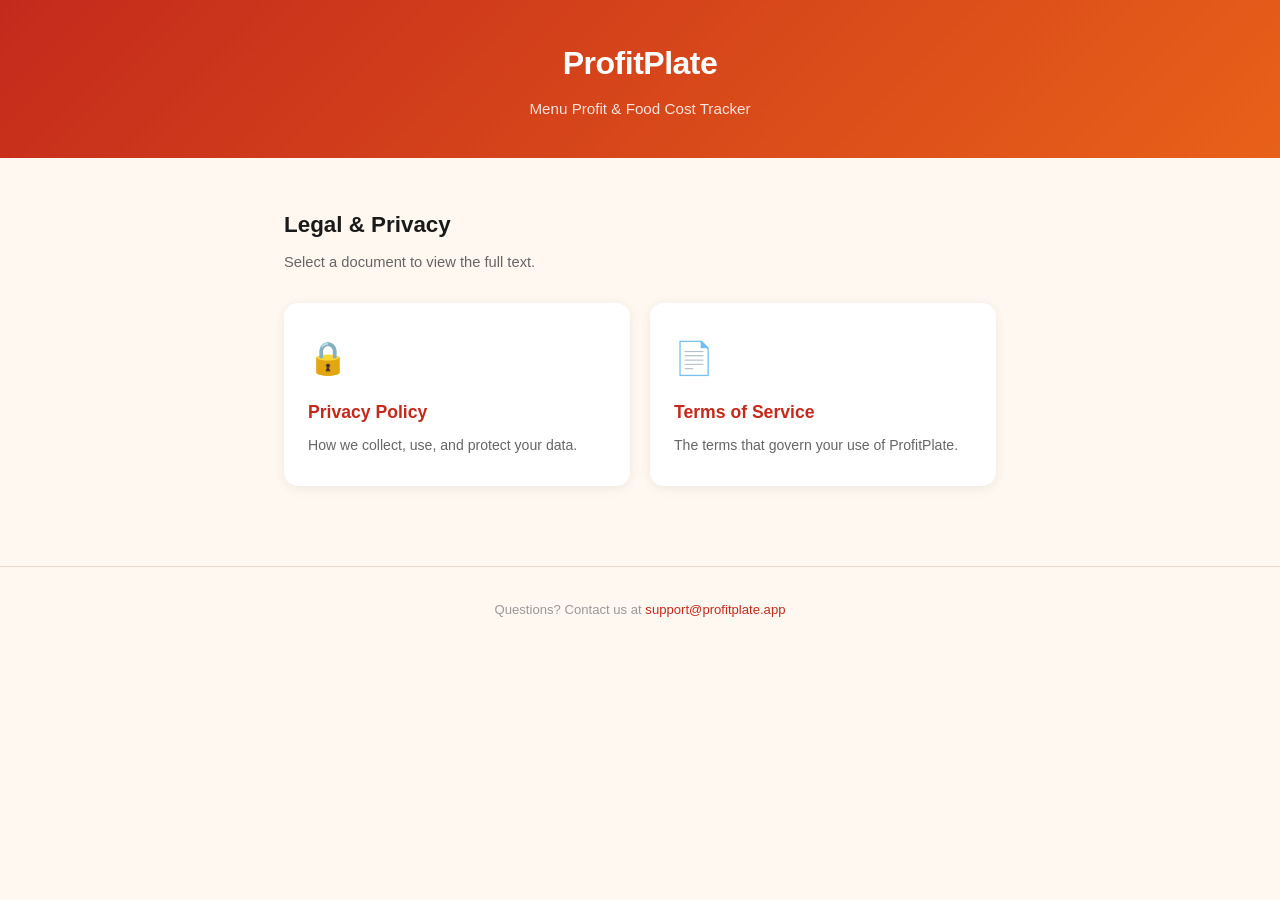
<file: index.html>
<!DOCTYPE html>
<html lang="en">
<head>
  <meta charset="UTF-8" />
  <meta name="viewport" content="width=device-width, initial-scale=1.0" />
  <title>ProfitPlate — Legal</title>
  <link rel="stylesheet" href="style.css" />
</head>
<body>

  <header>
    <div class="app-name">ProfitPlate</div>
    <div class="tagline">Menu Profit &amp; Food Cost Tracker</div>
  </header>

  <div class="container">
    <p class="index-heading">Legal &amp; Privacy</p>
    <p class="index-subheading">Select a document to view the full text.</p>

    <div class="card-grid">
      <a class="card" href="privacy.html">
        <div class="card-icon">🔒</div>
        <h2>Privacy Policy</h2>
        <p>How we collect, use, and protect your data.</p>
      </a>
      <a class="card" href="terms.html">
        <div class="card-icon">📄</div>
        <h2>Terms of Service</h2>
        <p>The terms that govern your use of ProfitPlate.</p>
      </a>
    </div>
  </div>

  <footer>
    Questions? Contact us at <a href="mailto:support@profitplate.app">support@profitplate.app</a>
  </footer>

</body>
</html>
</file>
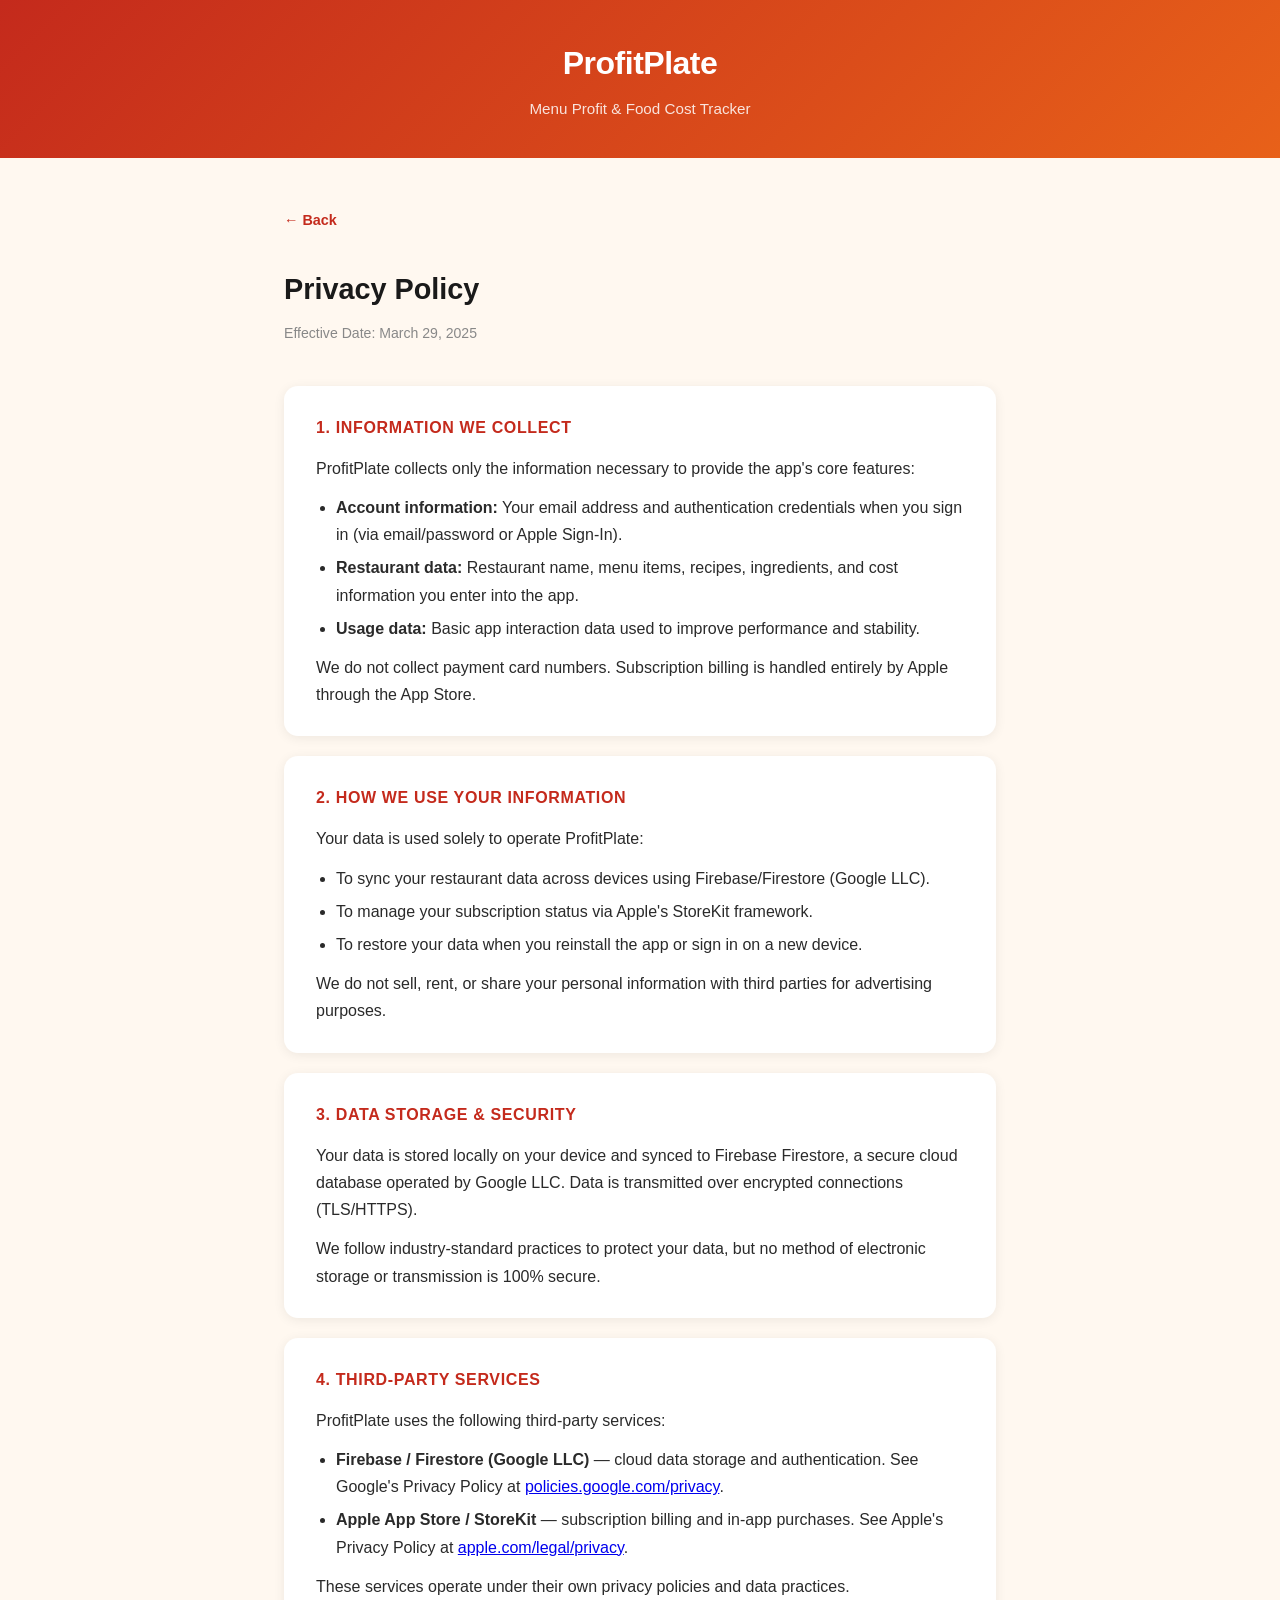
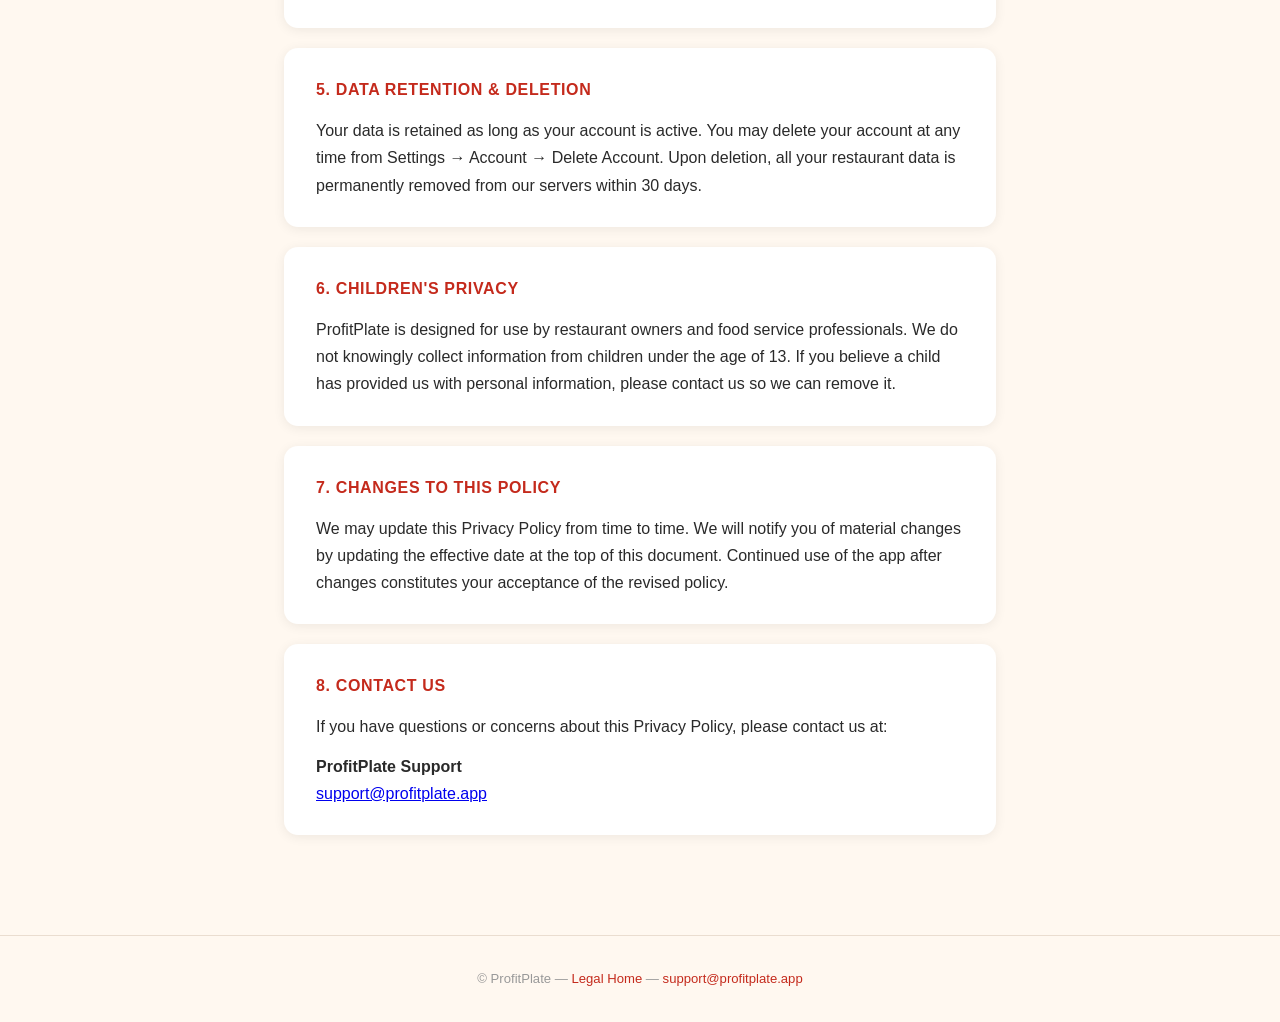
<file: privacy.html>
<!DOCTYPE html>
<html lang="en">
<head>
  <meta charset="UTF-8" />
  <meta name="viewport" content="width=device-width, initial-scale=1.0" />
  <title>Privacy Policy — ProfitPlate</title>
  <link rel="stylesheet" href="style.css" />
</head>
<body>

  <header>
    <a href="index.html"><div class="app-name">ProfitPlate</div></a>
    <div class="tagline">Menu Profit &amp; Food Cost Tracker</div>
  </header>

  <div class="container">
    <a class="back-link" href="index.html">&#8592; Back</a>

    <div class="page-intro">
      <h1>Privacy Policy</h1>
      <p class="effective-date">Effective Date: March 29, 2025</p>
    </div>

    <div class="legal-section">
      <h2>1. Information We Collect</h2>
      <p>ProfitPlate collects only the information necessary to provide the app's core features:</p>
      <ul>
        <li><strong>Account information:</strong> Your email address and authentication credentials when you sign in (via email/password or Apple Sign-In).</li>
        <li><strong>Restaurant data:</strong> Restaurant name, menu items, recipes, ingredients, and cost information you enter into the app.</li>
        <li><strong>Usage data:</strong> Basic app interaction data used to improve performance and stability.</li>
      </ul>
      <p>We do not collect payment card numbers. Subscription billing is handled entirely by Apple through the App Store.</p>
    </div>

    <div class="legal-section">
      <h2>2. How We Use Your Information</h2>
      <p>Your data is used solely to operate ProfitPlate:</p>
      <ul>
        <li>To sync your restaurant data across devices using Firebase/Firestore (Google LLC).</li>
        <li>To manage your subscription status via Apple's StoreKit framework.</li>
        <li>To restore your data when you reinstall the app or sign in on a new device.</li>
      </ul>
      <p>We do not sell, rent, or share your personal information with third parties for advertising purposes.</p>
    </div>

    <div class="legal-section">
      <h2>3. Data Storage &amp; Security</h2>
      <p>Your data is stored locally on your device and synced to Firebase Firestore, a secure cloud database operated by Google LLC. Data is transmitted over encrypted connections (TLS/HTTPS).</p>
      <p>We follow industry-standard practices to protect your data, but no method of electronic storage or transmission is 100% secure.</p>
    </div>

    <div class="legal-section">
      <h2>4. Third-Party Services</h2>
      <p>ProfitPlate uses the following third-party services:</p>
      <ul>
        <li><strong>Firebase / Firestore (Google LLC)</strong> — cloud data storage and authentication. See Google's Privacy Policy at <a href="https://policies.google.com/privacy" target="_blank" rel="noopener">policies.google.com/privacy</a>.</li>
        <li><strong>Apple App Store / StoreKit</strong> — subscription billing and in-app purchases. See Apple's Privacy Policy at <a href="https://apple.com/legal/privacy" target="_blank" rel="noopener">apple.com/legal/privacy</a>.</li>
      </ul>
      <p>These services operate under their own privacy policies and data practices.</p>
    </div>

    <div class="legal-section">
      <h2>5. Data Retention &amp; Deletion</h2>
      <p>Your data is retained as long as your account is active. You may delete your account at any time from Settings &rarr; Account &rarr; Delete Account. Upon deletion, all your restaurant data is permanently removed from our servers within 30 days.</p>
    </div>

    <div class="legal-section">
      <h2>6. Children's Privacy</h2>
      <p>ProfitPlate is designed for use by restaurant owners and food service professionals. We do not knowingly collect information from children under the age of 13. If you believe a child has provided us with personal information, please contact us so we can remove it.</p>
    </div>

    <div class="legal-section">
      <h2>7. Changes to This Policy</h2>
      <p>We may update this Privacy Policy from time to time. We will notify you of material changes by updating the effective date at the top of this document. Continued use of the app after changes constitutes your acceptance of the revised policy.</p>
    </div>

    <div class="legal-section">
      <h2>8. Contact Us</h2>
      <p>If you have questions or concerns about this Privacy Policy, please contact us at:</p>
      <p><strong>ProfitPlate Support</strong><br />
      <a href="mailto:support@profitplate.app">support@profitplate.app</a></p>
    </div>
  </div>

  <footer>
    &copy; ProfitPlate &mdash; <a href="index.html">Legal Home</a> &mdash; <a href="mailto:support@profitplate.app">support@profitplate.app</a>
  </footer>

</body>
</html>
</file>
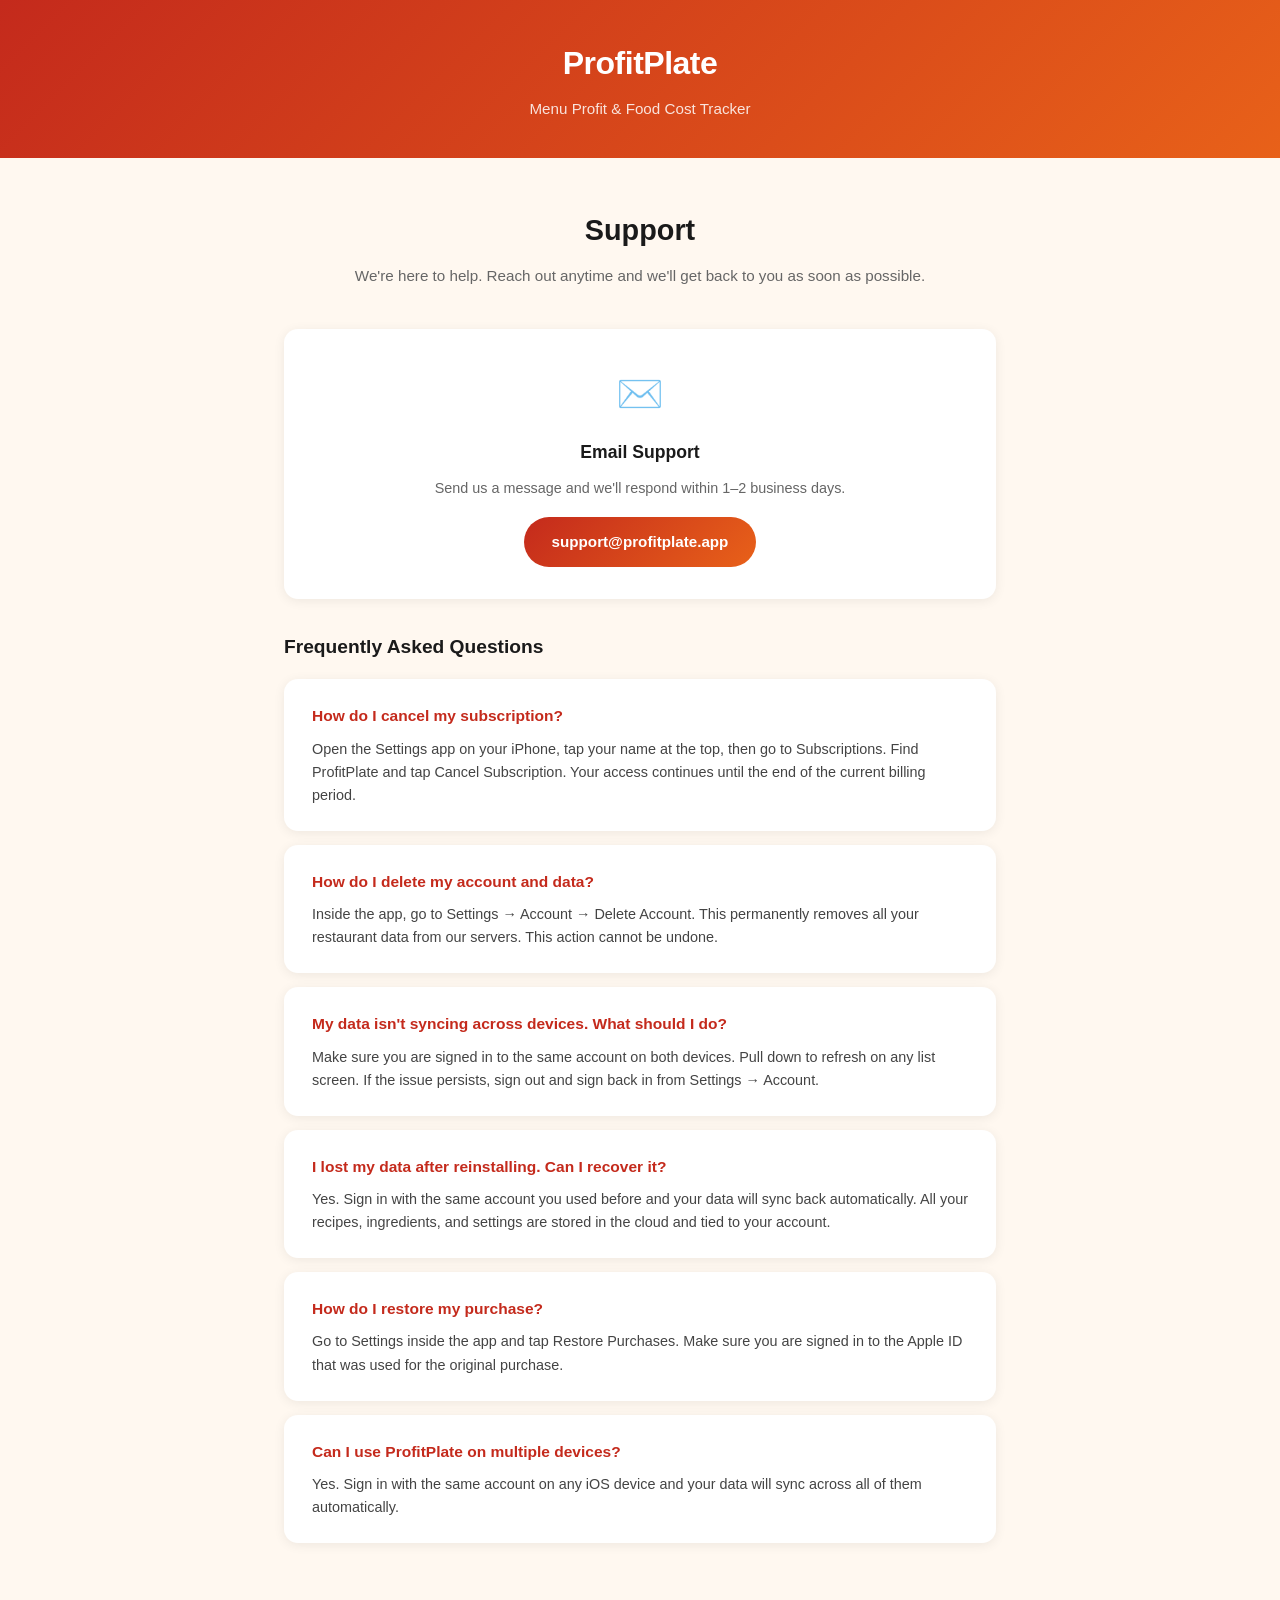
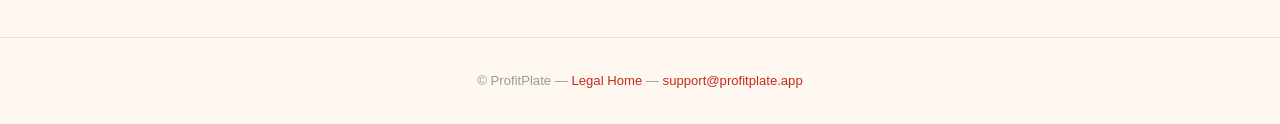
<file: support.html>
<!DOCTYPE html>
<html lang="en">
<head>
  <meta charset="UTF-8" />
  <meta name="viewport" content="width=device-width, initial-scale=1.0" />
  <title>Support — ProfitPlate</title>
  <link rel="stylesheet" href="style.css" />
  <style>
    .support-hero {
      text-align: center;
      margin-bottom: 40px;
    }
    .support-hero h1 {
      font-size: 1.8rem;
      font-weight: 800;
      margin-bottom: 8px;
    }
    .support-hero p {
      color: #666;
      font-size: 0.95rem;
    }
    .contact-card {
      background: #ffffff;
      border-radius: 14px;
      padding: 32px;
      box-shadow: 0 2px 12px rgba(0,0,0,0.07);
      text-align: center;
      margin-bottom: 32px;
    }
    .contact-card .icon {
      font-size: 2.4rem;
      margin-bottom: 12px;
    }
    .contact-card h2 {
      font-size: 1.1rem;
      font-weight: 700;
      color: #1A1A1A;
      margin-bottom: 8px;
    }
    .contact-card p {
      color: #666;
      font-size: 0.9rem;
      margin-bottom: 16px;
    }
    .email-btn {
      display: inline-block;
      background: linear-gradient(135deg, #C42A1C 0%, #E86119 100%);
      color: #ffffff;
      text-decoration: none;
      font-weight: 700;
      font-size: 0.95rem;
      padding: 12px 28px;
      border-radius: 50px;
    }
    .email-btn:hover {
      opacity: 0.9;
    }
    .faq-heading {
      font-size: 1.2rem;
      font-weight: 800;
      color: #1A1A1A;
      margin-bottom: 16px;
    }
    .faq-item {
      background: #ffffff;
      border-radius: 14px;
      padding: 24px 28px;
      box-shadow: 0 2px 12px rgba(0,0,0,0.07);
      margin-bottom: 14px;
    }
    .faq-item h3 {
      font-size: 0.97rem;
      font-weight: 700;
      color: #C42A1C;
      margin-bottom: 8px;
    }
    .faq-item p {
      font-size: 0.9rem;
      color: #444;
      line-height: 1.6;
    }
  </style>
</head>
<body>

  <header>
    <a href="index.html"><div class="app-name">ProfitPlate</div></a>
    <div class="tagline">Menu Profit &amp; Food Cost Tracker</div>
  </header>

  <div class="container">

    <div class="support-hero">
      <h1>Support</h1>
      <p>We're here to help. Reach out anytime and we'll get back to you as soon as possible.</p>
    </div>

    <div class="contact-card">
      <div class="icon">✉️</div>
      <h2>Email Support</h2>
      <p>Send us a message and we'll respond within 1–2 business days.</p>
      <a class="email-btn" href="mailto:support@profitplate.app">support@profitplate.app</a>
    </div>

    <p class="faq-heading">Frequently Asked Questions</p>

    <div class="faq-item">
      <h3>How do I cancel my subscription?</h3>
      <p>Open the Settings app on your iPhone, tap your name at the top, then go to Subscriptions. Find ProfitPlate and tap Cancel Subscription. Your access continues until the end of the current billing period.</p>
    </div>

    <div class="faq-item">
      <h3>How do I delete my account and data?</h3>
      <p>Inside the app, go to Settings &rarr; Account &rarr; Delete Account. This permanently removes all your restaurant data from our servers. This action cannot be undone.</p>
    </div>

    <div class="faq-item">
      <h3>My data isn't syncing across devices. What should I do?</h3>
      <p>Make sure you are signed in to the same account on both devices. Pull down to refresh on any list screen. If the issue persists, sign out and sign back in from Settings &rarr; Account.</p>
    </div>

    <div class="faq-item">
      <h3>I lost my data after reinstalling. Can I recover it?</h3>
      <p>Yes. Sign in with the same account you used before and your data will sync back automatically. All your recipes, ingredients, and settings are stored in the cloud and tied to your account.</p>
    </div>

    <div class="faq-item">
      <h3>How do I restore my purchase?</h3>
      <p>Go to Settings inside the app and tap Restore Purchases. Make sure you are signed in to the Apple ID that was used for the original purchase.</p>
    </div>

    <div class="faq-item">
      <h3>Can I use ProfitPlate on multiple devices?</h3>
      <p>Yes. Sign in with the same account on any iOS device and your data will sync across all of them automatically.</p>
    </div>

  </div>

  <footer>
    &copy; ProfitPlate &mdash; <a href="index.html">Legal Home</a> &mdash; <a href="mailto:support@profitplate.app">support@profitplate.app</a>
  </footer>

</body>
</html>
</file>
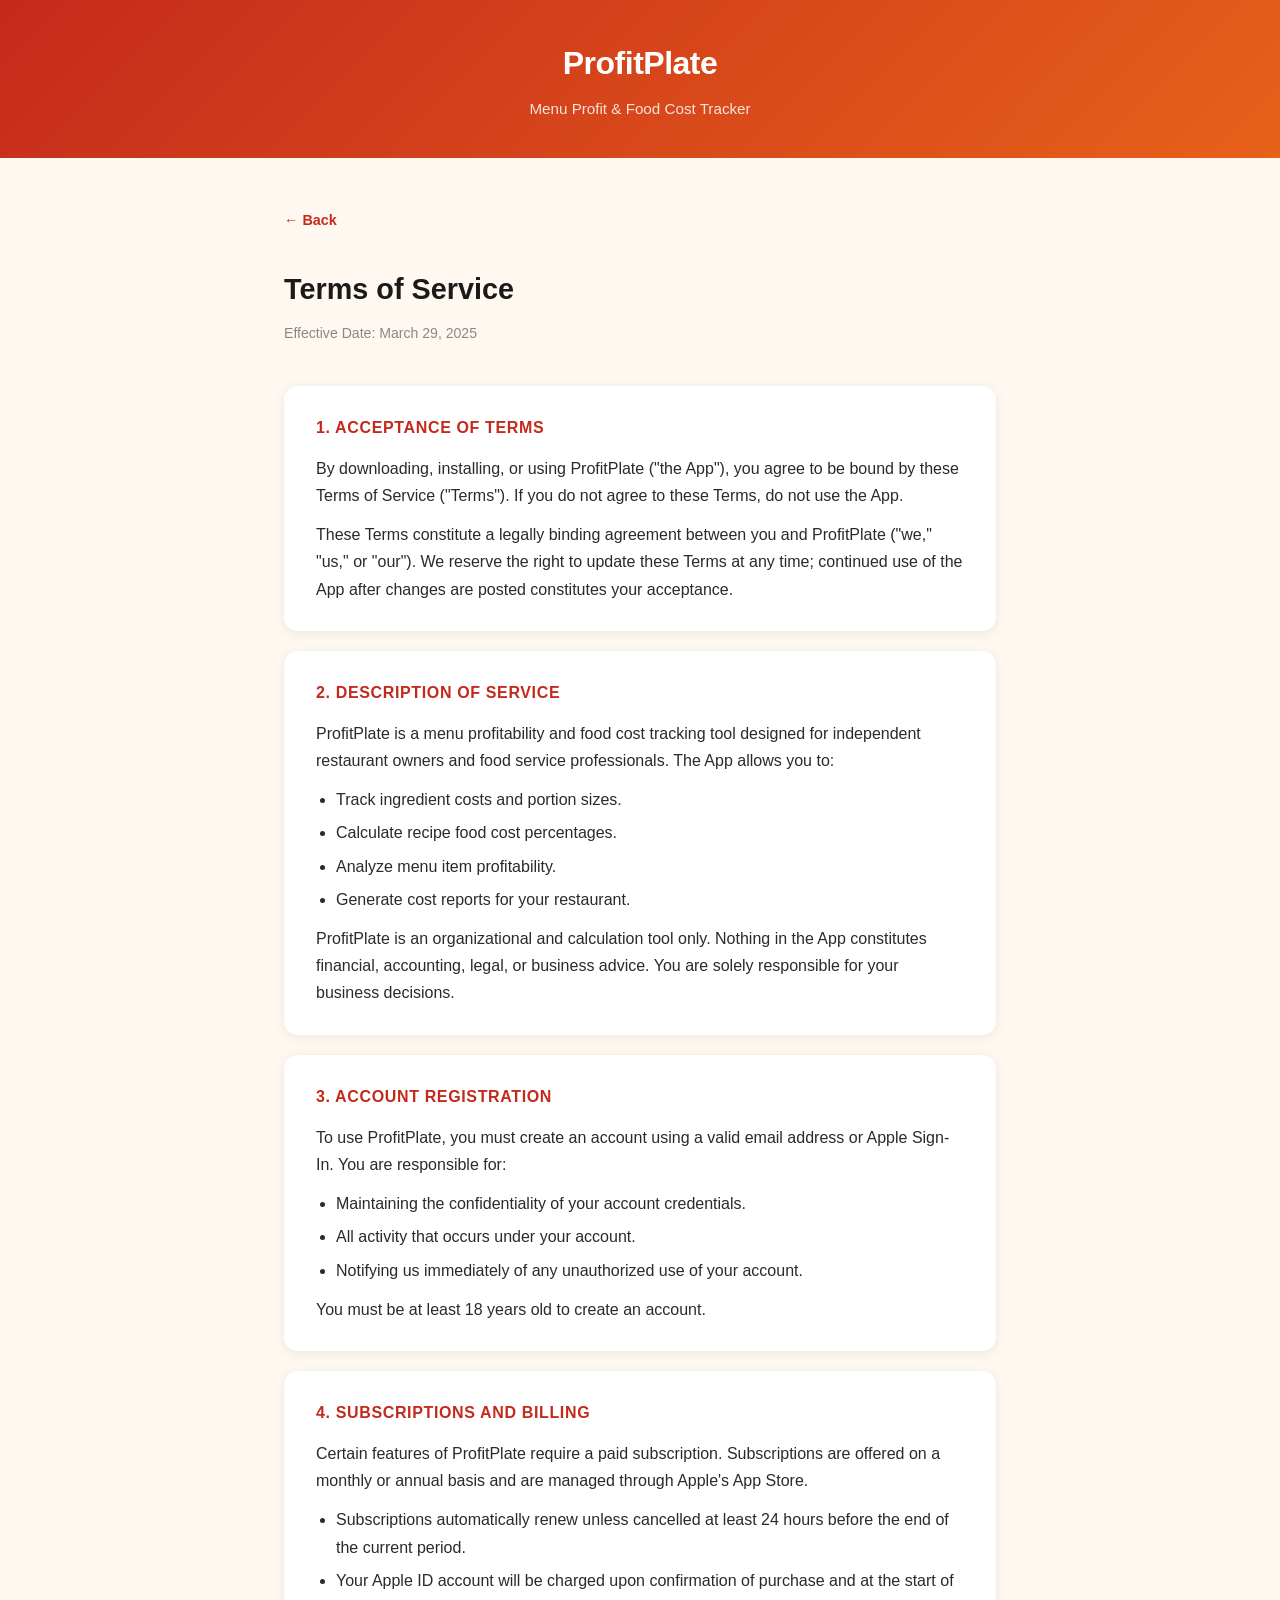
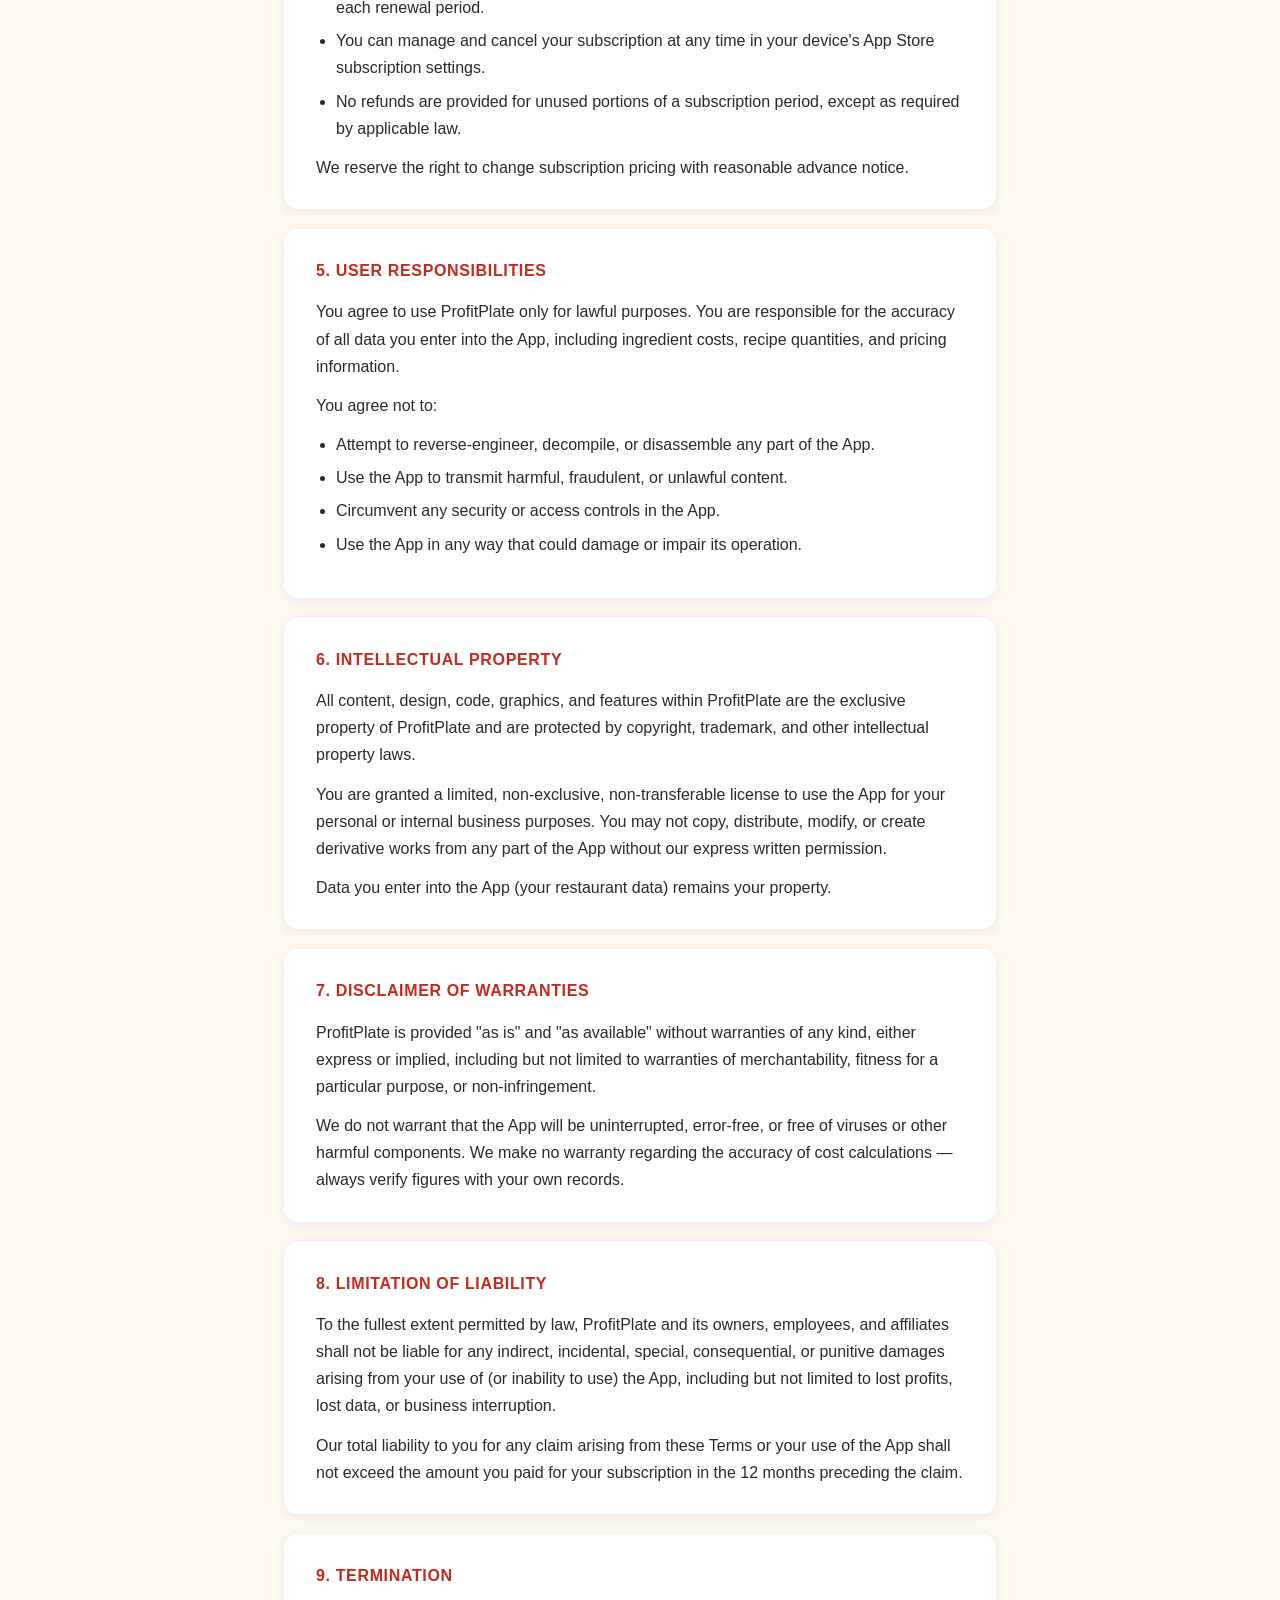
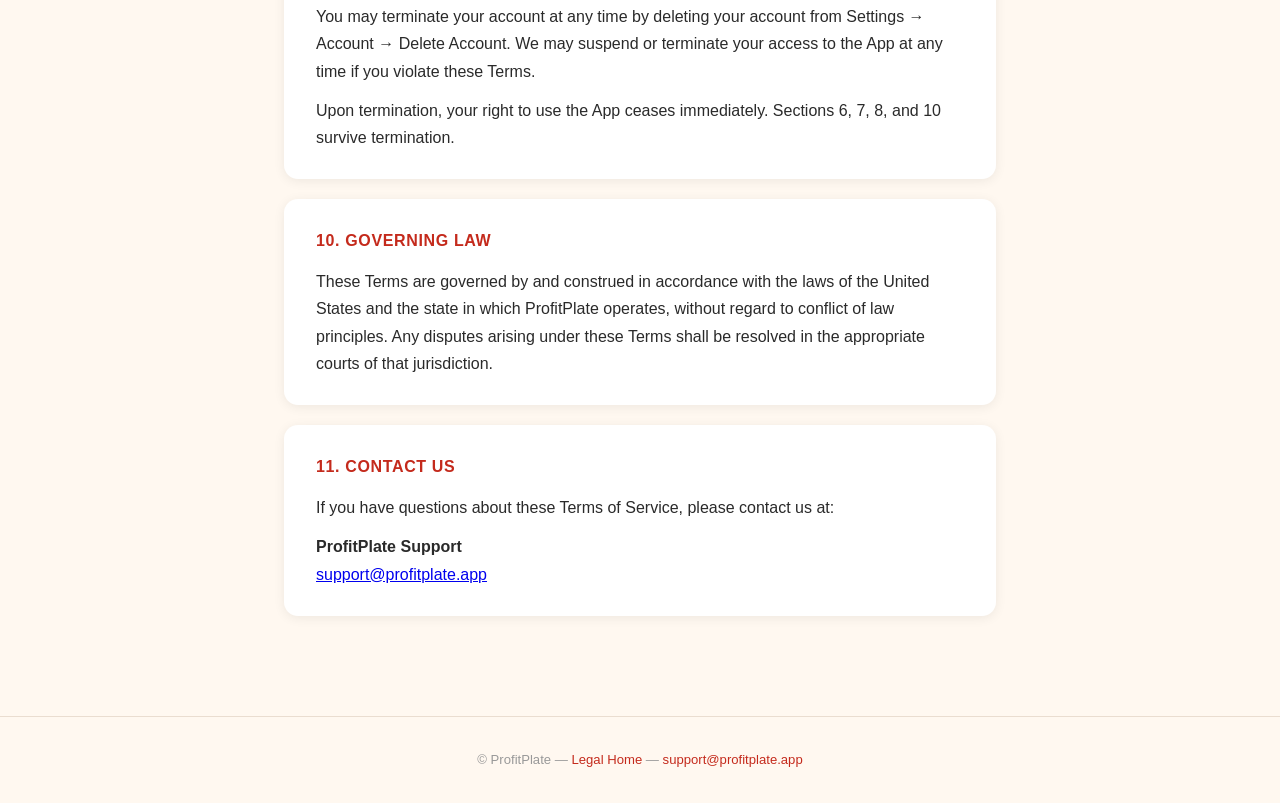
<file: terms.html>
<!DOCTYPE html>
<html lang="en">
<head>
  <meta charset="UTF-8" />
  <meta name="viewport" content="width=device-width, initial-scale=1.0" />
  <title>Terms of Service — ProfitPlate</title>
  <link rel="stylesheet" href="style.css" />
</head>
<body>

  <header>
    <a href="index.html"><div class="app-name">ProfitPlate</div></a>
    <div class="tagline">Menu Profit &amp; Food Cost Tracker</div>
  </header>

  <div class="container">
    <a class="back-link" href="index.html">&#8592; Back</a>

    <div class="page-intro">
      <h1>Terms of Service</h1>
      <p class="effective-date">Effective Date: March 29, 2025</p>
    </div>

    <div class="legal-section">
      <h2>1. Acceptance of Terms</h2>
      <p>By downloading, installing, or using ProfitPlate ("the App"), you agree to be bound by these Terms of Service ("Terms"). If you do not agree to these Terms, do not use the App.</p>
      <p>These Terms constitute a legally binding agreement between you and ProfitPlate ("we," "us," or "our"). We reserve the right to update these Terms at any time; continued use of the App after changes are posted constitutes your acceptance.</p>
    </div>

    <div class="legal-section">
      <h2>2. Description of Service</h2>
      <p>ProfitPlate is a menu profitability and food cost tracking tool designed for independent restaurant owners and food service professionals. The App allows you to:</p>
      <ul>
        <li>Track ingredient costs and portion sizes.</li>
        <li>Calculate recipe food cost percentages.</li>
        <li>Analyze menu item profitability.</li>
        <li>Generate cost reports for your restaurant.</li>
      </ul>
      <p>ProfitPlate is an organizational and calculation tool only. Nothing in the App constitutes financial, accounting, legal, or business advice. You are solely responsible for your business decisions.</p>
    </div>

    <div class="legal-section">
      <h2>3. Account Registration</h2>
      <p>To use ProfitPlate, you must create an account using a valid email address or Apple Sign-In. You are responsible for:</p>
      <ul>
        <li>Maintaining the confidentiality of your account credentials.</li>
        <li>All activity that occurs under your account.</li>
        <li>Notifying us immediately of any unauthorized use of your account.</li>
      </ul>
      <p>You must be at least 18 years old to create an account.</p>
    </div>

    <div class="legal-section">
      <h2>4. Subscriptions and Billing</h2>
      <p>Certain features of ProfitPlate require a paid subscription. Subscriptions are offered on a monthly or annual basis and are managed through Apple's App Store.</p>
      <ul>
        <li>Subscriptions automatically renew unless cancelled at least 24 hours before the end of the current period.</li>
        <li>Your Apple ID account will be charged upon confirmation of purchase and at the start of each renewal period.</li>
        <li>You can manage and cancel your subscription at any time in your device's App Store subscription settings.</li>
        <li>No refunds are provided for unused portions of a subscription period, except as required by applicable law.</li>
      </ul>
      <p>We reserve the right to change subscription pricing with reasonable advance notice.</p>
    </div>

    <div class="legal-section">
      <h2>5. User Responsibilities</h2>
      <p>You agree to use ProfitPlate only for lawful purposes. You are responsible for the accuracy of all data you enter into the App, including ingredient costs, recipe quantities, and pricing information.</p>
      <p>You agree not to:</p>
      <ul>
        <li>Attempt to reverse-engineer, decompile, or disassemble any part of the App.</li>
        <li>Use the App to transmit harmful, fraudulent, or unlawful content.</li>
        <li>Circumvent any security or access controls in the App.</li>
        <li>Use the App in any way that could damage or impair its operation.</li>
      </ul>
    </div>

    <div class="legal-section">
      <h2>6. Intellectual Property</h2>
      <p>All content, design, code, graphics, and features within ProfitPlate are the exclusive property of ProfitPlate and are protected by copyright, trademark, and other intellectual property laws.</p>
      <p>You are granted a limited, non-exclusive, non-transferable license to use the App for your personal or internal business purposes. You may not copy, distribute, modify, or create derivative works from any part of the App without our express written permission.</p>
      <p>Data you enter into the App (your restaurant data) remains your property.</p>
    </div>

    <div class="legal-section">
      <h2>7. Disclaimer of Warranties</h2>
      <p>ProfitPlate is provided "as is" and "as available" without warranties of any kind, either express or implied, including but not limited to warranties of merchantability, fitness for a particular purpose, or non-infringement.</p>
      <p>We do not warrant that the App will be uninterrupted, error-free, or free of viruses or other harmful components. We make no warranty regarding the accuracy of cost calculations — always verify figures with your own records.</p>
    </div>

    <div class="legal-section">
      <h2>8. Limitation of Liability</h2>
      <p>To the fullest extent permitted by law, ProfitPlate and its owners, employees, and affiliates shall not be liable for any indirect, incidental, special, consequential, or punitive damages arising from your use of (or inability to use) the App, including but not limited to lost profits, lost data, or business interruption.</p>
      <p>Our total liability to you for any claim arising from these Terms or your use of the App shall not exceed the amount you paid for your subscription in the 12 months preceding the claim.</p>
    </div>

    <div class="legal-section">
      <h2>9. Termination</h2>
      <p>You may terminate your account at any time by deleting your account from Settings &rarr; Account &rarr; Delete Account. We may suspend or terminate your access to the App at any time if you violate these Terms.</p>
      <p>Upon termination, your right to use the App ceases immediately. Sections 6, 7, 8, and 10 survive termination.</p>
    </div>

    <div class="legal-section">
      <h2>10. Governing Law</h2>
      <p>These Terms are governed by and construed in accordance with the laws of the United States and the state in which ProfitPlate operates, without regard to conflict of law principles. Any disputes arising under these Terms shall be resolved in the appropriate courts of that jurisdiction.</p>
    </div>

    <div class="legal-section">
      <h2>11. Contact Us</h2>
      <p>If you have questions about these Terms of Service, please contact us at:</p>
      <p><strong>ProfitPlate Support</strong><br />
      <a href="mailto:support@profitplate.app">support@profitplate.app</a></p>
    </div>
  </div>

  <footer>
    &copy; ProfitPlate &mdash; <a href="index.html">Legal Home</a> &mdash; <a href="mailto:support@profitplate.app">support@profitplate.app</a>
  </footer>

</body>
</html>
</file>
<file: style.css>
* {
  box-sizing: border-box;
  margin: 0;
  padding: 0;
}

body {
  background-color: #FFF8F0;
  color: #1A1A1A;
  font-family: -apple-system, BlinkMacSystemFont, "Segoe UI", Roboto, Helvetica, Arial, sans-serif;
  font-size: 16px;
  line-height: 1.7;
}

/* Header */
header {
  background: linear-gradient(135deg, #C42A1C 0%, #E86119 100%);
  padding: 36px 24px;
  text-align: center;
}

header a {
  text-decoration: none;
}

header .app-name {
  font-size: 2rem;
  font-weight: 800;
  color: #ffffff;
  letter-spacing: -0.5px;
}

header .tagline {
  font-size: 0.95rem;
  color: rgba(255, 255, 255, 0.85);
  margin-top: 6px;
}

/* Container */
.container {
  max-width: 760px;
  margin: 0 auto;
  padding: 48px 24px 80px;
}

/* Index cards */
.card-grid {
  display: grid;
  grid-template-columns: 1fr 1fr;
  gap: 20px;
  margin-top: 16px;
}

@media (max-width: 540px) {
  .card-grid {
    grid-template-columns: 1fr;
  }
}

.card {
  background: #ffffff;
  border-radius: 14px;
  padding: 28px 24px;
  box-shadow: 0 2px 12px rgba(0,0,0,0.07);
  text-decoration: none;
  color: #1A1A1A;
  display: block;
  transition: box-shadow 0.2s, transform 0.2s;
}

.card:hover {
  box-shadow: 0 6px 20px rgba(196, 42, 28, 0.15);
  transform: translateY(-2px);
}

.card-icon {
  font-size: 2rem;
  margin-bottom: 12px;
}

.card h2 {
  font-size: 1.1rem;
  font-weight: 700;
  color: #C42A1C;
  margin-bottom: 6px;
}

.card p {
  font-size: 0.88rem;
  color: #666;
}

/* Page intro */
.page-intro {
  margin-bottom: 40px;
}

.page-intro h1 {
  font-size: 1.8rem;
  font-weight: 800;
  color: #1A1A1A;
  margin-bottom: 8px;
}

.page-intro .effective-date {
  font-size: 0.88rem;
  color: #888;
}

/* Legal sections */
.legal-section {
  background: #ffffff;
  border-radius: 14px;
  padding: 28px 32px;
  box-shadow: 0 2px 12px rgba(0,0,0,0.07);
  margin-bottom: 20px;
}

.legal-section h2 {
  font-size: 1rem;
  font-weight: 700;
  color: #C42A1C;
  text-transform: uppercase;
  letter-spacing: 0.04em;
  margin-bottom: 14px;
}

.legal-section p {
  margin-bottom: 12px;
  color: #2A2A2A;
}

.legal-section p:last-child {
  margin-bottom: 0;
}

.legal-section ul {
  padding-left: 20px;
  margin-bottom: 12px;
}

.legal-section ul li {
  margin-bottom: 6px;
  color: #2A2A2A;
}

/* Back link */
.back-link {
  display: inline-flex;
  align-items: center;
  gap: 6px;
  color: #C42A1C;
  text-decoration: none;
  font-size: 0.9rem;
  font-weight: 600;
  margin-bottom: 32px;
}

.back-link:hover {
  text-decoration: underline;
}

/* Index page heading */
.index-heading {
  font-size: 1.4rem;
  font-weight: 700;
  margin-bottom: 6px;
  color: #1A1A1A;
}

.index-subheading {
  font-size: 0.92rem;
  color: #666;
  margin-bottom: 28px;
}

/* Footer */
footer {
  text-align: center;
  padding: 32px 24px;
  font-size: 0.82rem;
  color: #999;
  border-top: 1px solid #EADDD0;
}

footer a {
  color: #C42A1C;
  text-decoration: none;
}

footer a:hover {
  text-decoration: underline;
}
</file>
